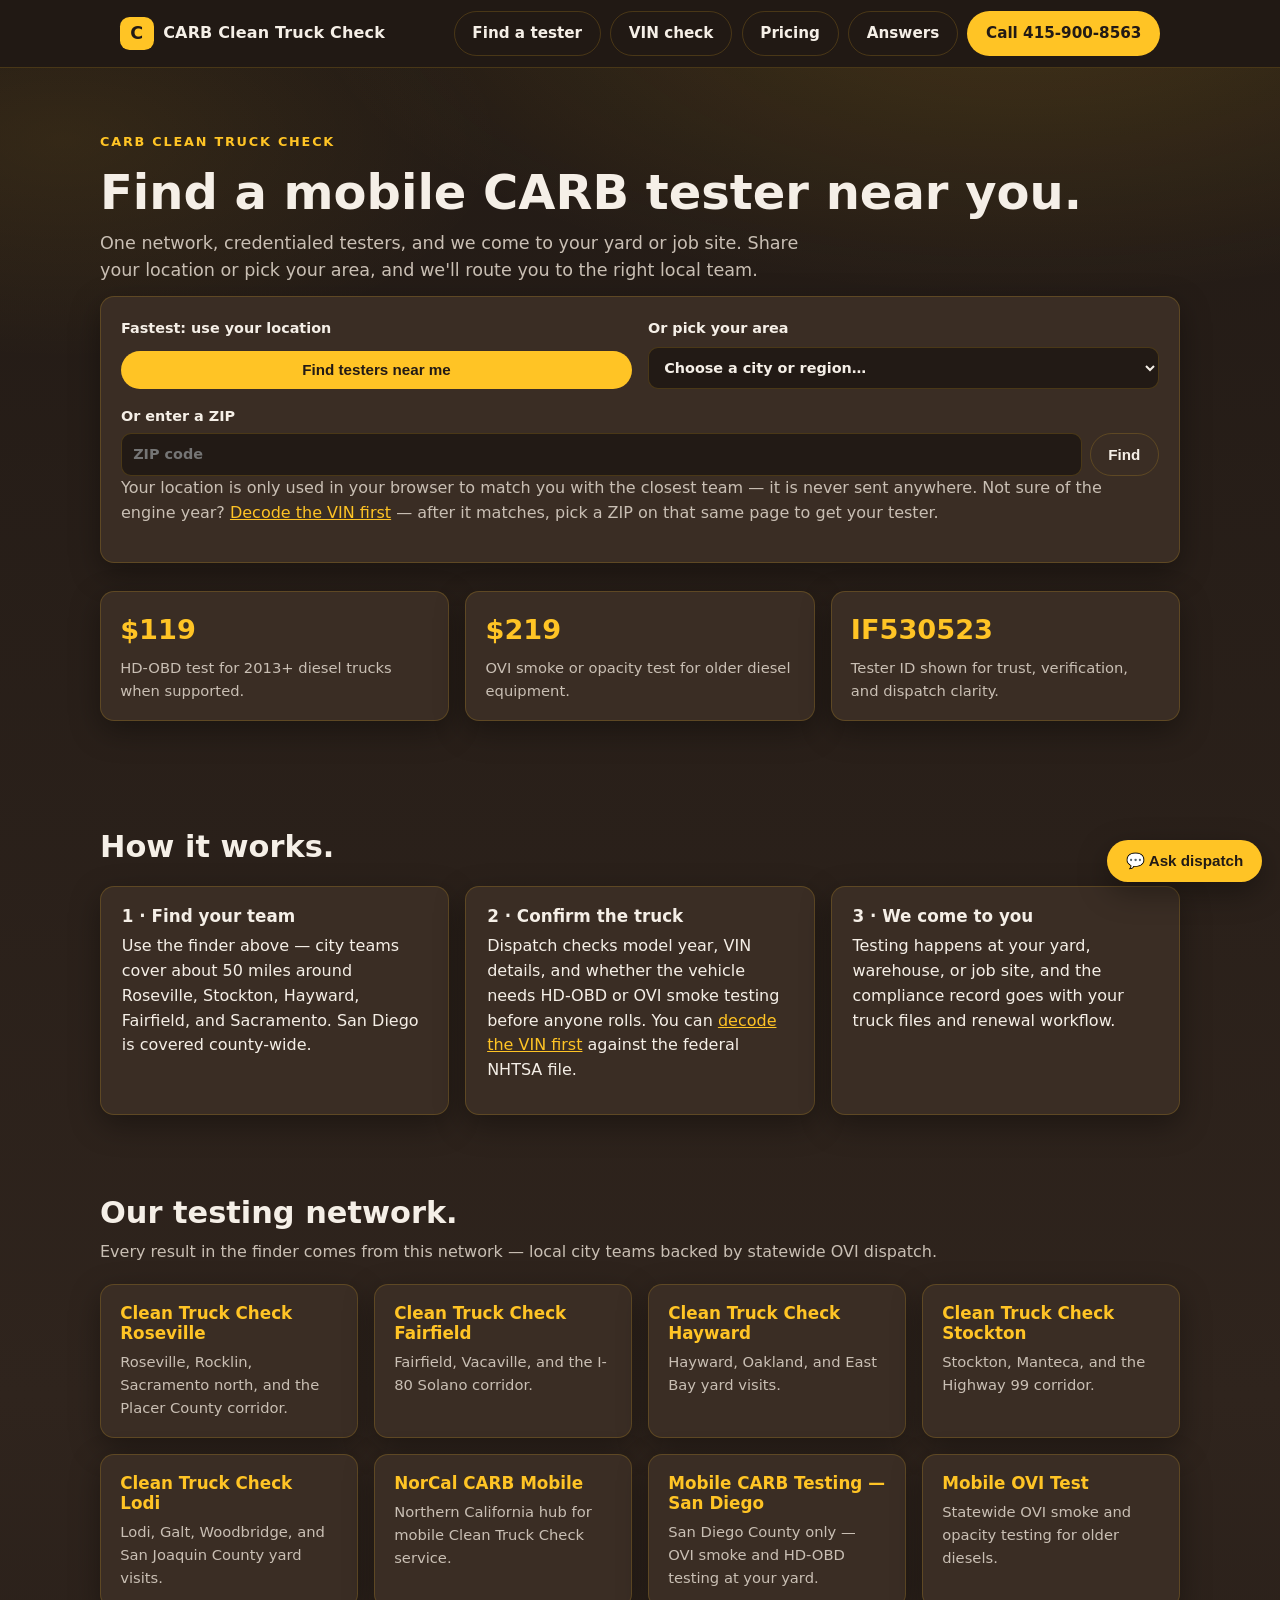
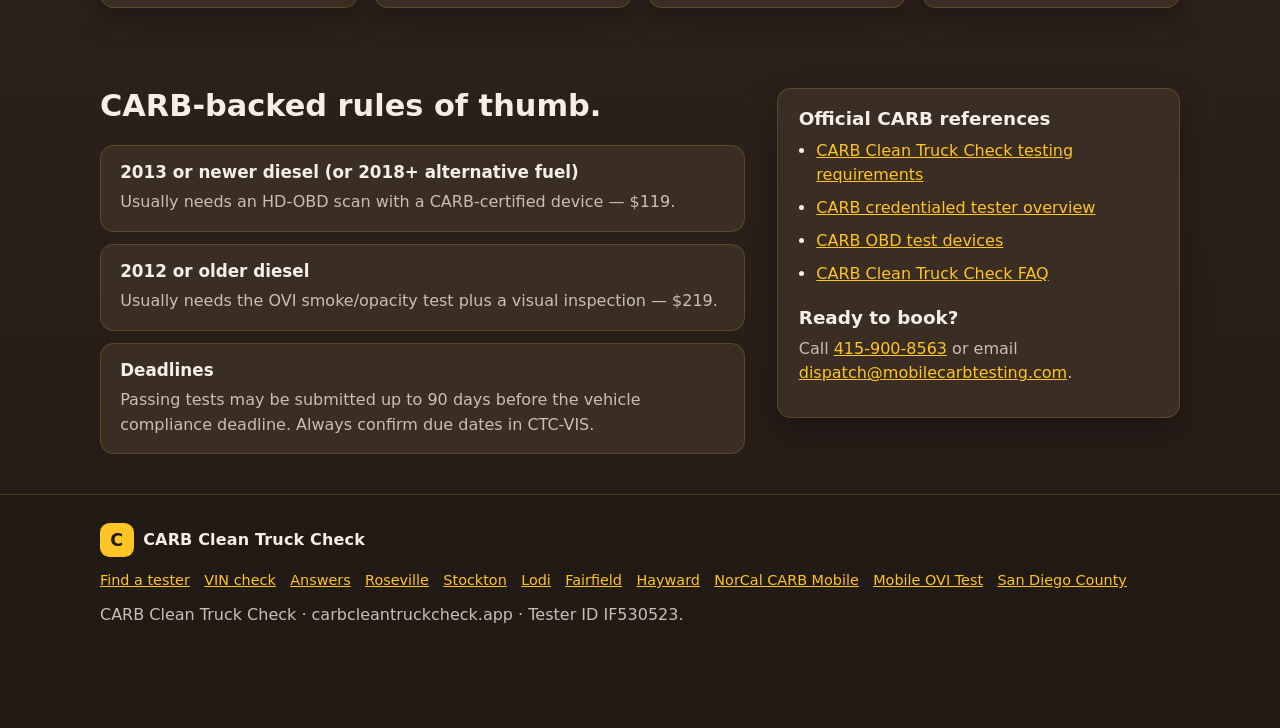
<file: index.html>
<!doctype html>
<html lang="en">
<head>
 <meta charset="utf-8">
 <meta name="viewport" content="width=device-width, initial-scale=1">
 <title>Find a Mobile CARB Tester | CARB Clean Truck Check</title>
 <meta name="description" content="Find a credentialed mobile CARB Clean Truck Check tester near you. City teams in Roseville, Stockton, Hayward, Fairfield, Sacramento, and San Diego County — plus statewide OVI smoke testing. HD-OBD $119 · OVI $219.">
 <meta name="robots" content="index,follow,max-image-preview:large">
 <link rel="canonical" href="https://carbcleantruckcheck.app/">
 <meta property="og:title" content="Find a Mobile CARB Tester | CARB Clean Truck Check">
 <meta property="og:description" content="Find a credentialed mobile CARB Clean Truck Check tester near you. We come to your yard or job site. HD-OBD $119 · OVI $219.">
 <meta property="og:type" content="website">
 <meta property="og:url" content="https://carbcleantruckcheck.app/">
 <style>:root{--primary:#2F241D;--accent:#FFC425;}</style>
 <link rel="icon" href="data:image/svg+xml,<svg xmlns=%22http://www.w3.org/2000/svg%22 viewBox=%220 0 100 100%22><rect width=%22100%22 height=%22100%22 rx=%2220%22 fill=%22%23FFC425%22/><text x=%2250%22 y=%2272%22 font-size=%2264%22 font-family=%22Arial%22 font-weight=%22bold%22 text-anchor=%22middle%22 fill=%22%232F241D%22>C</text></svg>">
 <link rel="stylesheet" href="/styles.css">
 <script>
  (function () {
    var host = location.hostname.replace(/^www\./, "").toLowerCase();
    if (host === "cleantruckcheckvin.app") location.replace("/vin/");
  })();
 </script>
 <script src="/site.js" defer></script>
 <script type="application/ld+json">
 {
 "@context": "https://schema.org",
 "@type": "LocalBusiness",
 "@id": "https://carbcleantruckcheck.app/#business",
 "name": "CARB Clean Truck Check",
 "url": "https://carbcleantruckcheck.app/",
 "telephone": "415-900-8563",
 "email": "dispatch@mobilecarbtesting.com",
 "priceRange": "$119-$219",
 "description": "Find a credentialed mobile CARB Clean Truck Check tester near you. City teams in Roseville, Stockton, Hayward, Fairfield, and Sacramento, San Diego County coverage, and statewide OVI smoke testing.",
 "areaServed": [
 { "@type": "City", "name": "Roseville" },
 { "@type": "City", "name": "Stockton" },
 { "@type": "City", "name": "Hayward" },
 { "@type": "City", "name": "Fairfield" },
 { "@type": "City", "name": "Sacramento" },
 { "@type": "AdministrativeArea", "name": "San Diego County" },
 { "@type": "State", "name": "California" }
 ],
 "knowsAbout": [
 "CARB Clean Truck Check",
 "HD-OBD testing",
 "Diesel opacity testing",
 "OVI smoke testing",
 "Mobile fleet emissions testing"
 ]
 }
 </script>
</head>
<body class="dark">
 <header class="site-header">
 <nav class="nav" aria-label="Primary navigation">
 <a class="brand" href="/">
 <span class="brand-mark">C</span>
 <span>CARB Clean Truck Check</span>
 </a>
 <div class="nav-actions">
 <a class="button secondary" href="#find">Find a tester</a>
 <a class="button secondary" href="/vin/">VIN check</a>
 <a class="button secondary" href="#pricing">Pricing</a>
 <a class="button secondary" href="/answers/">Answers</a>
 <a class="button primary" href="tel:4159008563">Call 415-900-8563</a>
 </div>
 </nav>
 </header>
 <main>
 <section class="hero" id="find">
 <div class="hero-inner">
 <p class="eyebrow">CARB clean truck check</p>
 <h1>Find a mobile CARB tester near you.</h1>
 <p class="lede">One network, credentialed testers, and we come to your yard or job site. Share your location or pick your area, and we'll route you to the right local team.</p>
 <div class="tool" data-finder>
 <div class="tool-row">
 <label>Fastest: use your location
 <button class="button primary" type="button" data-finder-geo style="margin-top:0.35rem">Find testers near me</button>
 </label>
 <label>Or pick your area
 <select data-finder-city>
 <option value="" selected disabled>Choose a city or region…</option>
 </select>
 </label>
 </div>
 <label style="display:block;margin-top:0.85rem">Or enter a ZIP
 <span style="display:flex;gap:0.5rem;margin-top:0.35rem">
 <input data-finder-zip maxlength="5" inputmode="numeric" placeholder="ZIP code" aria-label="ZIP code" style="flex:1">
 <button class="button secondary" type="button" data-finder-zip-go>Find</button>
 </span>
 </label>
 <p class="muted" data-finder-note>Your location is only used in your browser to match you with the closest team — it is never sent anywhere. Not sure of the engine year? <a href="/vin/">Decode the VIN first</a> — after it matches, pick a ZIP on that same page to get your tester.</p>
 <div class="satellite-grid" data-finder-results hidden style="margin-top:1rem"></div>
 </div>
 <div class="hero-panel" id="pricing">
 <div class="metric"><strong>$119</strong><span>HD-OBD test for 2013+ diesel trucks when supported.</span></div>
 <div class="metric"><strong>$219</strong><span>OVI smoke or opacity test for older diesel equipment.</span></div>
 <div class="metric"><strong>IF530523</strong><span>Tester ID shown for trust, verification, and dispatch clarity.</span></div>
 </div>
 </div>
 </section>

 <section>
 <div class="section-inner">
 <div class="section-heading">
 <h2>How it works.</h2>
 </div>
 <div class="grid steps">
 <article class="card step"><h3>1 · Find your team</h3><p>Use the finder above — city teams cover about 50 miles around Roseville, Stockton, Hayward, Fairfield, and Sacramento. San Diego is covered county-wide.</p></article>
 <article class="card step"><h3>2 · Confirm the truck</h3><p>Dispatch checks model year, VIN details, and whether the vehicle needs HD-OBD or OVI smoke testing before anyone rolls. You can <a href="/vin/">decode the VIN first</a> against the federal NHTSA file.</p></article>
 <article class="card step"><h3>3 · We come to you</h3><p>Testing happens at your yard, warehouse, or job site, and the compliance record goes with your truck files and renewal workflow.</p></article>
 </div>
 </div>
 </section>

 <section id="network">
 <div class="section-inner">
 <div class="section-heading">
 <h2>Our testing network.</h2>
 <p class="muted">Every result in the finder comes from this network — local city teams backed by statewide OVI dispatch.</p>
 </div>
 <div class="satellite-grid" data-satellite-grid></div>
 </div>
 </section>

 <section>
 <div class="section-inner split">
 <div>
 <div class="section-heading">
 <h2>CARB-backed rules of thumb.</h2>
 </div>
 <div class="faq-list">
 <article class="faq-item"><h3>2013 or newer diesel (or 2018+ alternative fuel)</h3><p>Usually needs an HD-OBD scan with a CARB-certified device — $119.</p></article>
 <article class="faq-item"><h3>2012 or older diesel</h3><p>Usually needs the OVI smoke/opacity test plus a visual inspection — $219.</p></article>
 <article class="faq-item"><h3>Deadlines</h3><p>Passing tests may be submitted up to 90 days before the vehicle compliance deadline. Always confirm due dates in CTC-VIS.</p></article>
 </div>
 </div>
 <aside class="card">
 <h2>Official CARB references</h2>
 <ul class="source-list">
 <li><a href="https://ww2.arb.ca.gov/clean-truck-check-requirements-vehicles-subject-semi-annual-compliance" rel="noopener">CARB Clean Truck Check testing requirements</a></li>
 <li><a href="https://ww2.arb.ca.gov/clean-truck-check-credentialed-tester-overview" rel="noopener">CARB credentialed tester overview</a></li>
 <li><a href="https://ww2.arb.ca.gov/our-work/programs/inspection-and-maintenance-program/obd-test-devices" rel="noopener">CARB OBD test devices</a></li>
 <li><a href="https://ww2.arb.ca.gov/resources/fact-sheets/clean-truck-check-faq-0" rel="noopener">CARB Clean Truck Check FAQ</a></li>
 </ul>
 <h2 style="margin-top:1.25rem">Ready to book?</h2>
 <p class="muted">Call <a href="tel:4159008563">415-900-8563</a> or email <a href="mailto:dispatch@mobilecarbtesting.com">dispatch@mobilecarbtesting.com</a>.</p>
 </aside>
 </div>
 </section>
 </main>
 <footer class="site-footer">
 <div class="footer-inner">
 <a class="brand" href="/"><span class="brand-mark">C</span><span>CARB Clean Truck Check</span></a>
 <div class="footer-links">
 <a href="/#find">Find a tester</a>
 <a href="/vin/">VIN check</a>
 <a href="/answers/">Answers</a>
 <a href="https://cleantruckcheckroseville.com" rel="noopener">Roseville</a>
 <a href="https://cleantruckcheckstockton.com" rel="noopener">Stockton</a>
 <a href="https://cleantruckchecklodi.com" rel="noopener">Lodi</a>
 <a href="https://cleantruckcheckfairfield.com" rel="noopener">Fairfield</a>
 <a href="https://cleantruckcheckhayward.com" rel="noopener">Hayward</a>
 <a href="https://norcalcarbmobile.com" rel="noopener">NorCal CARB Mobile</a>
 <a href="https://mobileovitest.com" rel="noopener">Mobile OVI Test</a>
 <a href="https://mobilecarbsmoketest.com" rel="noopener">San Diego County</a>
 </div>
 <p class="muted">CARB Clean Truck Check · carbcleantruckcheck.app · Tester ID IF530523.</p>
 </div>
 </footer>
</body>
</html>
</file>
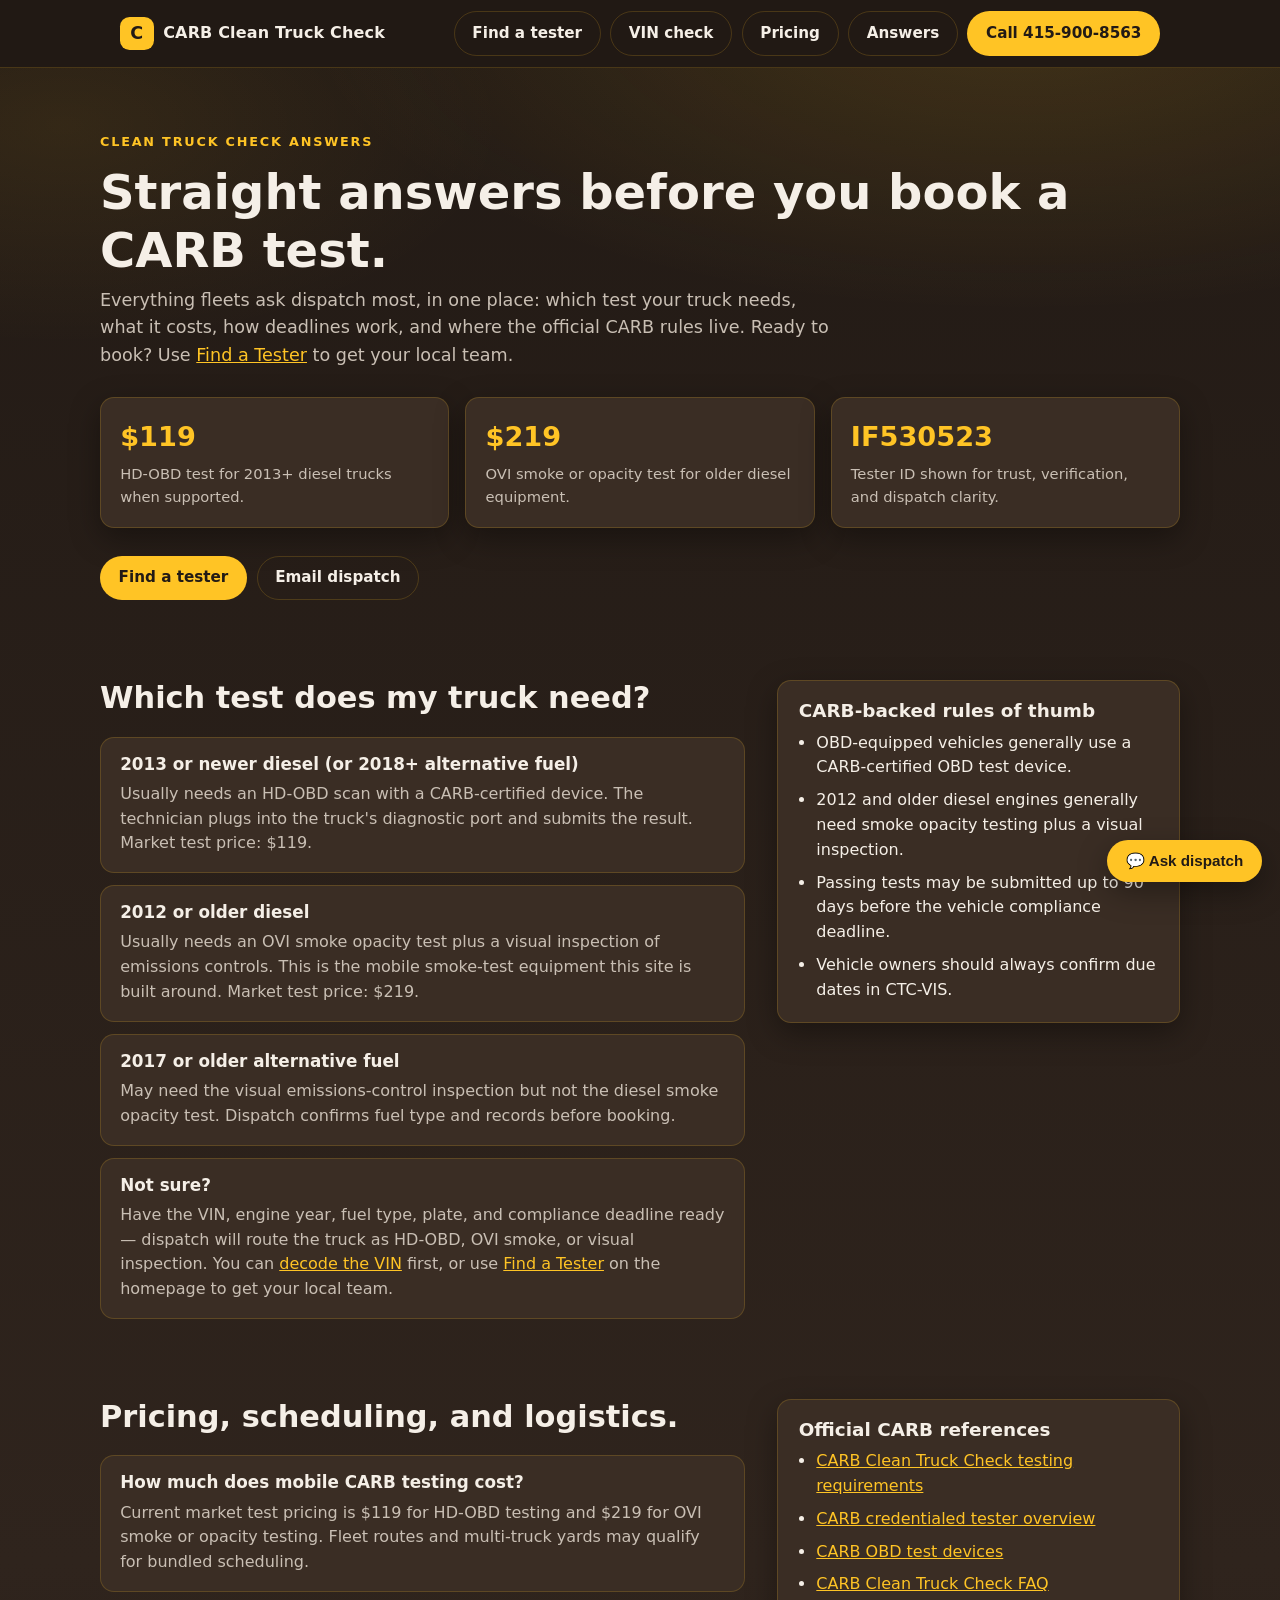
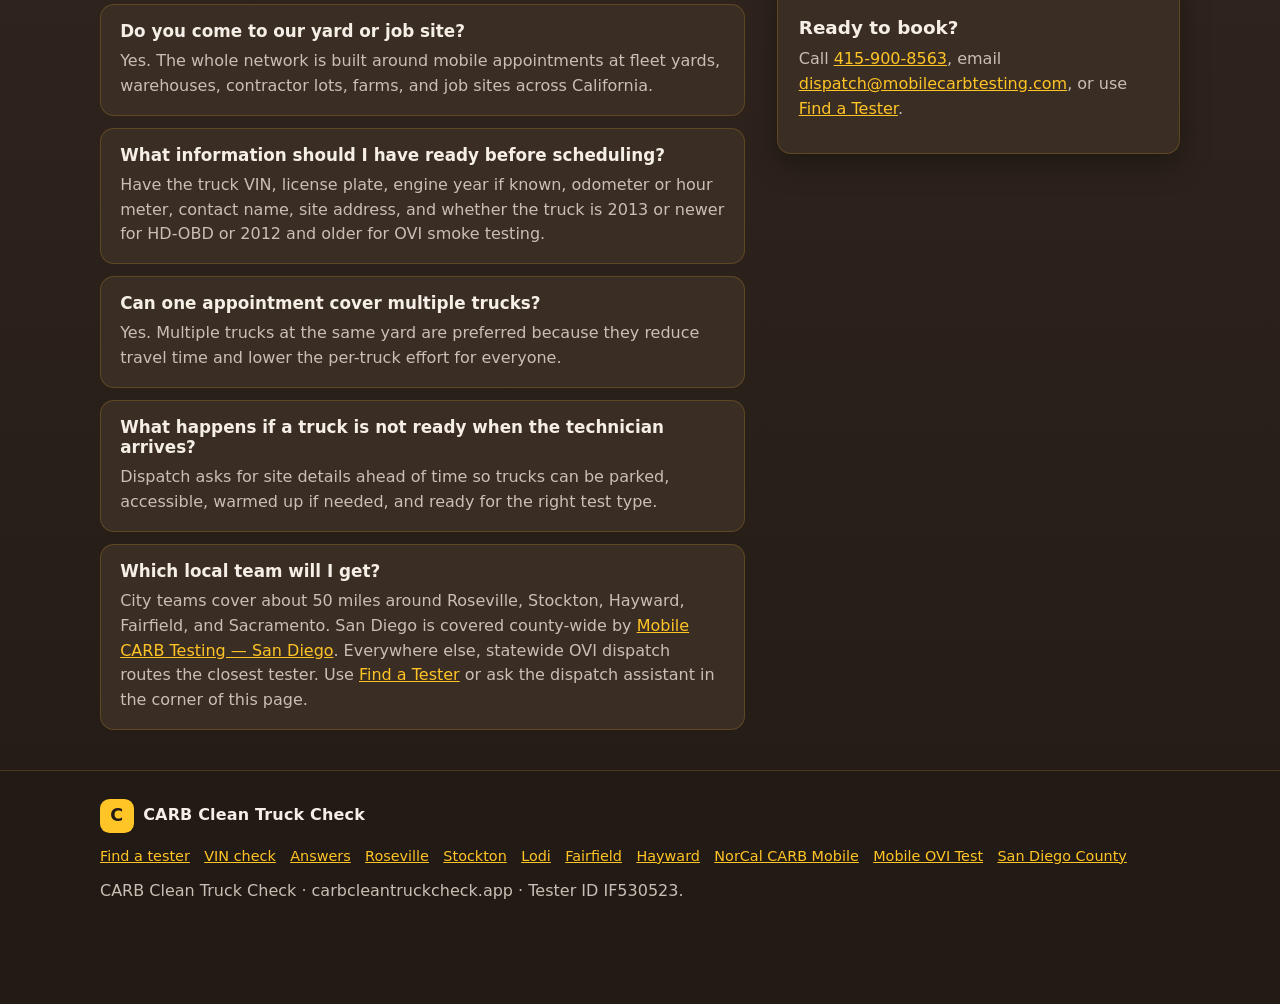
<file: answers/index.html>
<!doctype html>
<html lang="en">
<head>
 <meta charset="utf-8">
 <meta name="viewport" content="width=device-width, initial-scale=1">
 <title>CARB Testing Answers | CARB Clean Truck Check</title>
 <meta name="description" content="Plain answers about CARB Clean Truck Check testing: HD-OBD vs OVI smoke testing, pricing, deadlines, scheduling, and official CARB references.">
 <meta name="robots" content="index,follow,max-image-preview:large">
 <link rel="canonical" href="https://carbcleantruckcheck.app/answers/">
 <meta property="og:title" content="CARB Testing Answers | CARB Clean Truck Check">
 <meta property="og:description" content="Plain answers about CARB Clean Truck Check testing: HD-OBD vs OVI smoke testing, pricing, deadlines, scheduling, and official CARB references.">
 <meta property="og:type" content="website">
 <meta property="og:url" content="https://carbcleantruckcheck.app/answers/">
 <style>:root{--primary:#2F241D;--accent:#FFC425;}</style>
 <link rel="icon" href="data:image/svg+xml,<svg xmlns=%22http://www.w3.org/2000/svg%22 viewBox=%220 0 100 100%22><rect width=%22100%22 height=%22100%22 rx=%2220%22 fill=%22%23FFC425%22/><text x=%2250%22 y=%2272%22 font-size=%2264%22 font-family=%22Arial%22 font-weight=%22bold%22 text-anchor=%22middle%22 fill=%22%232F241D%22>C</text></svg>">
 <link rel="stylesheet" href="/styles.css">
 <script src="/site.js" defer></script>
</head>
<body class="dark">
 <header class="site-header">
 <nav class="nav" aria-label="Primary navigation">
 <a class="brand" href="/">
 <span class="brand-mark">C</span>
 <span>CARB Clean Truck Check</span>
 </a>
 <div class="nav-actions">
 <a class="button secondary" href="/#find">Find a tester</a>
 <a class="button secondary" href="/vin/">VIN check</a>
 <a class="button secondary" href="/#pricing">Pricing</a>
 <a class="button secondary" href="/answers/">Answers</a>
 <a class="button primary" href="tel:4159008563">Call 415-900-8563</a>
 </div>
 </nav>
 </header>
 <main>
 <section class="hero">
 <div class="hero-inner">
 <p class="eyebrow">Clean truck check answers</p>
 <h1>Straight answers before you book a CARB test.</h1>
 <p class="lede">Everything fleets ask dispatch most, in one place: which test your truck needs, what it costs, how deadlines work, and where the official CARB rules live. Ready to book? Use <a href="/#find">Find a Tester</a> to get your local team.</p>
 <div class="hero-panel">
 <div class="metric"><strong>$119</strong><span>HD-OBD test for 2013+ diesel trucks when supported.</span></div>
 <div class="metric"><strong>$219</strong><span>OVI smoke or opacity test for older diesel equipment.</span></div>
 <div class="metric"><strong>IF530523</strong><span>Tester ID shown for trust, verification, and dispatch clarity.</span></div>
 </div>
 <div class="nav-actions">
 <a class="button primary" href="/#find">Find a tester</a>
 <a class="button secondary" href="mailto:dispatch@mobilecarbtesting.com?subject=CARB%20test%20question">Email dispatch</a>
 </div>
 </div>
 </section>

 <section>
 <div class="section-inner split">
 <div>
 <div class="section-heading">
 <h2>Which test does my truck need?</h2>
 </div>
 <div class="faq-list">
 <article class="faq-item"><h3>2013 or newer diesel (or 2018+ alternative fuel)</h3><p>Usually needs an HD-OBD scan with a CARB-certified device. The technician plugs into the truck's diagnostic port and submits the result. Market test price: $119.</p></article>
 <article class="faq-item"><h3>2012 or older diesel</h3><p>Usually needs an OVI smoke opacity test plus a visual inspection of emissions controls. This is the mobile smoke-test equipment this site is built around. Market test price: $219.</p></article>
 <article class="faq-item"><h3>2017 or older alternative fuel</h3><p>May need the visual emissions-control inspection but not the diesel smoke opacity test. Dispatch confirms fuel type and records before booking.</p></article>
 <article class="faq-item"><h3>Not sure?</h3><p>Have the VIN, engine year, fuel type, plate, and compliance deadline ready — dispatch will route the truck as HD-OBD, OVI smoke, or visual inspection. You can <a href="/vin/">decode the VIN</a> first, or use <a href="/#find">Find a Tester</a> on the homepage to get your local team.</p></article>
 </div>
 </div>
 <aside class="card">
 <h2>CARB-backed rules of thumb</h2>
 <ul class="list">
 <li>OBD-equipped vehicles generally use a CARB-certified OBD test device.</li>
 <li>2012 and older diesel engines generally need smoke opacity testing plus a visual inspection.</li>
 <li>Passing tests may be submitted up to 90 days before the vehicle compliance deadline.</li>
 <li>Vehicle owners should always confirm due dates in CTC-VIS.</li>
 </ul>
 </aside>
 </div>
 </section>

 <section>
 <div class="section-inner split">
 <div>
 <div class="section-heading">
 <h2>Pricing, scheduling, and logistics.</h2>
 </div>
 <div class="faq-list">
 <article class="faq-item"><h3>How much does mobile CARB testing cost?</h3><p>Current market test pricing is $119 for HD-OBD testing and $219 for OVI smoke or opacity testing. Fleet routes and multi-truck yards may qualify for bundled scheduling.</p></article>
 <article class="faq-item"><h3>Do you come to our yard or job site?</h3><p>Yes. The whole network is built around mobile appointments at fleet yards, warehouses, contractor lots, farms, and job sites across California.</p></article>
 <article class="faq-item"><h3>What information should I have ready before scheduling?</h3><p>Have the truck VIN, license plate, engine year if known, odometer or hour meter, contact name, site address, and whether the truck is 2013 or newer for HD-OBD or 2012 and older for OVI smoke testing.</p></article>
 <article class="faq-item"><h3>Can one appointment cover multiple trucks?</h3><p>Yes. Multiple trucks at the same yard are preferred because they reduce travel time and lower the per-truck effort for everyone.</p></article>
 <article class="faq-item"><h3>What happens if a truck is not ready when the technician arrives?</h3><p>Dispatch asks for site details ahead of time so trucks can be parked, accessible, warmed up if needed, and ready for the right test type.</p></article>
 <article class="faq-item"><h3>Which local team will I get?</h3><p>City teams cover about 50 miles around Roseville, Stockton, Hayward, Fairfield, and Sacramento. San Diego is covered county-wide by <a href="https://mobilecarbsmoketest.com" rel="noopener">Mobile CARB Testing — San Diego</a>. Everywhere else, statewide OVI dispatch routes the closest tester. Use <a href="/#find">Find a Tester</a> or ask the dispatch assistant in the corner of this page.</p></article>
 </div>
 </div>
 <aside class="card">
 <h2>Official CARB references</h2>
 <ul class="source-list">
 <li><a href="https://ww2.arb.ca.gov/clean-truck-check-requirements-vehicles-subject-semi-annual-compliance" rel="noopener">CARB Clean Truck Check testing requirements</a></li>
 <li><a href="https://ww2.arb.ca.gov/clean-truck-check-credentialed-tester-overview" rel="noopener">CARB credentialed tester overview</a></li>
 <li><a href="https://ww2.arb.ca.gov/our-work/programs/inspection-and-maintenance-program/obd-test-devices" rel="noopener">CARB OBD test devices</a></li>
 <li><a href="https://ww2.arb.ca.gov/resources/fact-sheets/clean-truck-check-faq-0" rel="noopener">CARB Clean Truck Check FAQ</a></li>
 </ul>
 <h2 style="margin-top:1.25rem">Ready to book?</h2>
 <p class="muted">Call <a href="tel:4159008563">415-900-8563</a>, email <a href="mailto:dispatch@mobilecarbtesting.com">dispatch@mobilecarbtesting.com</a>, or use <a href="/#find">Find a Tester</a>.</p>
 </aside>
 </div>
 </section>
 </main>
 <footer class="site-footer">
 <div class="footer-inner">
 <a class="brand" href="/"><span class="brand-mark">C</span><span>CARB Clean Truck Check</span></a>
 <div class="footer-links">
 <a href="/#find">Find a tester</a>
 <a href="/vin/">VIN check</a>
 <a href="/answers/">Answers</a>
 <a href="https://cleantruckcheckroseville.com" rel="noopener">Roseville</a>
 <a href="https://cleantruckcheckstockton.com" rel="noopener">Stockton</a>
 <a href="https://cleantruckchecklodi.com" rel="noopener">Lodi</a>
 <a href="https://cleantruckcheckfairfield.com" rel="noopener">Fairfield</a>
 <a href="https://cleantruckcheckhayward.com" rel="noopener">Hayward</a>
 <a href="https://norcalcarbmobile.com" rel="noopener">NorCal CARB Mobile</a>
 <a href="https://mobileovitest.com" rel="noopener">Mobile OVI Test</a>
 <a href="https://mobilecarbsmoketest.com" rel="noopener">San Diego County</a>
 </div>
 <p class="muted">CARB Clean Truck Check · carbcleantruckcheck.app · Tester ID IF530523.</p>
 </div>
 </footer>
</body>
</html>
</file>
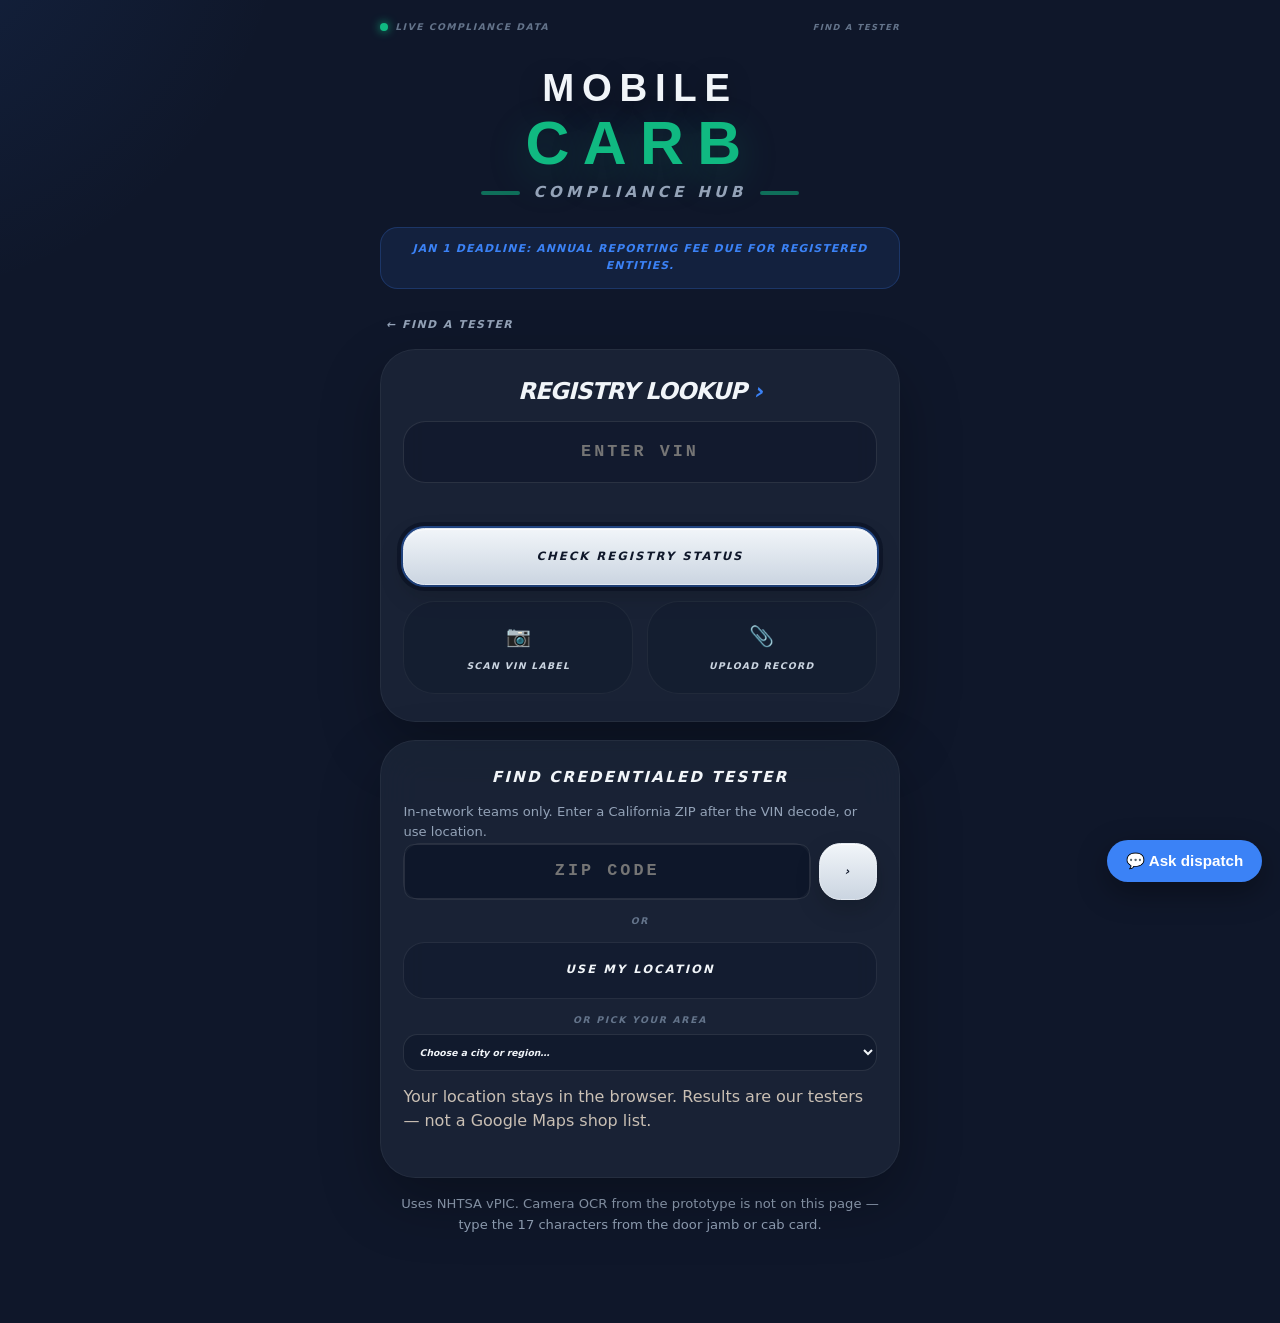
<file: vin/index.html>
<!doctype html>
<html lang="en">
<head>
  <meta charset="utf-8">
  <meta name="viewport" content="width=device-width, initial-scale=1, viewport-fit=cover">
  <title>Mobile CARB Compliance Hub</title>
  <meta name="description" content="Decode a truck VIN against the federal NHTSA file, see whether HD-OBD or OVI smoke testing usually applies, then route to a credentialed mobile tester. Not a CTC-VIS pass/fail.">
  <meta name="robots" content="index,follow,max-image-preview:large">
  <link rel="canonical" href="https://cleantruckcheckvin.app/">
  <meta property="og:title" content="Mobile CARB Compliance Hub">
  <meta property="og:description" content="Federal VIN decode for California Clean Truck Check. See likely test type, then find a mobile tester in our network.">
  <meta property="og:type" content="website">
  <meta property="og:url" content="https://cleantruckcheckvin.app/">
  <meta name="theme-color" content="#0f172a">
  <meta name="apple-mobile-web-app-capable" content="yes">
  <meta name="apple-mobile-web-app-title" content="Mobile CARB">
  <link rel="icon" href="data:image/svg+xml,<svg xmlns=%22http://www.w3.org/2000/svg%22 viewBox=%220 0 100 100%22><rect width=%22100%22 height=%22100%22 rx=%2220%22 fill=%22%2310b981%22/><text x=%2250%22 y=%2272%22 font-size=%2264%22 font-family=%22Arial%22 font-weight=%22bold%22 text-anchor=%22middle%22 fill=%22%230f172a%22>V</text></svg>">
  <link rel="stylesheet" href="/styles.css">
  <link rel="stylesheet" href="/vin.css">
  <script src="/site.js" defer></script>
  <script src="/vin.js" defer></script>
  <script>
    (function () {
      var host = location.hostname.replace(/^www\./, "").toLowerCase();
      var vinHost = host === "cleantruckcheckvin.app";
      var canonical = vinHost
        ? "https://cleantruckcheckvin.app/"
        : "https://carbcleantruckcheck.app/vin/";
      var link = document.querySelector('link[rel="canonical"]');
      if (link) link.href = canonical;
    })();
  </script>
</head>
<body class="hub">
  <div class="hub-wrap">
    <div class="hub-top">
      <div class="live-dot"><i></i> Live compliance data</div>
      <a class="legal" href="/" style="color:#64748b;text-decoration:none;">Find a tester</a>
    </div>

    <header class="hub-brand">
      <p class="kicker">MOBILE</p>
      <h1>CARB</h1>
      <div class="rule"><i></i><span>COMPLIANCE HUB</span><i></i></div>
    </header>

    <div class="ticker" data-ticker>VIN lookup reads the federal NHTSA file — it is not your CARB pass/fail status.</div>

    <section data-view="home">
      <div class="glass tool-stack">
        <button class="hub-btn accent" type="button" data-go="vin">Instant VIN Lookup</button>
        <button class="hub-btn" type="button" data-go="intake">Document Intake (Smart Sync)</button>
        <button class="hub-btn" type="button" data-go="finder">Find Credentialed Tester</button>
        <button class="hub-btn" type="button" data-go="info">AI Regulatory Assistant</button>
      </div>
      <div class="quick-row">
        <a class="quick" href="tel:4159008563"><span class="pad">☎</span><span>Call</span></a>
        <a class="quick" href="sms:14159008563&amp;body=Help%20with%20CARB%20compliance"><span class="pad">✉</span><span>SMS</span></a>
        <button class="quick" type="button" data-go="info"><span class="pad">i</span><span>101 info</span></button>
      </div>
      <div class="legal">
        <p>A private proactive initiative to fill the state's education gap.</p>
        <p class="dim">© 2026 Silverback Group LLC · Est. California</p>
      </div>
    </section>

    <section class="view" data-view="vin" hidden>
      <button class="back" type="button" data-go="home">← Hub home</button>
      <div class="glass">
        <h2 class="vin-title">Registry lookup <em>›</em></h2>
        <div class="vin-field">
          <input data-vin-input maxlength="17" inputmode="text" autocomplete="off" spellcheck="false" placeholder="ENTER VIN" aria-label="Vehicle identification number">
        </div>
        <p class="vin-status" data-vin-status></p>
        <button class="hub-btn accent" type="button" data-vin-submit style="margin-top:0.9rem">Check registry status</button>
        <div class="scan-row">
          <button class="scan-card" type="button" data-vin-focus>
            <span>📷</span>
            <strong>Scan VIN label</strong>
          </button>
          <label class="scan-card">
            <span>📎</span>
            <strong>Upload record</strong>
            <input class="sr-only" type="file" accept="image/*,.txt" data-vin-upload>
          </label>
        </div>
        <div class="result" data-vin-result hidden></div>
      </div>

      <div class="glass finder-inline finder-block" id="find-tester" data-finder data-finder-after-vin style="margin-top:1.1rem">
        <h2 class="vin-title" style="font-size:0.95rem;letter-spacing:0.14em">Find credentialed tester</h2>
        <p class="note" data-after-vin-note>In-network teams only. Enter a California ZIP after the VIN decode, or use location.</p>
        <div class="zip-row">
          <div class="zip-field">
            <input data-finder-zip maxlength="5" inputmode="numeric" placeholder="ZIP CODE" aria-label="ZIP code">
          </div>
          <button class="hub-btn zip-go" type="button" data-finder-zip-go>›</button>
        </div>
        <p class="or-split">or</p>
        <button class="hub-btn ghost" type="button" data-finder-geo>Use my location</button>
        <label class="or-split" style="display:block;margin-top:0.9rem">Or pick your area
          <select data-finder-city style="display:block;width:100%;margin-top:0.4rem;padding:0.7rem;border-radius:0.9rem">
            <option value="" selected disabled>Choose a city or region…</option>
          </select>
        </label>
        <p class="muted" data-finder-note>Your location stays in the browser. Results are our testers — not a Google Maps shop list.</p>
        <div class="satellite-grid" data-finder-results hidden style="margin-top:1rem"></div>
      </div>
      <p class="note" style="margin:1rem 0.4rem 0;text-align:center">Uses NHTSA vPIC. Camera OCR from the prototype is not on this page — type the 17 characters from the door jamb or cab card.</p>
    </section>

    <section class="view" data-view="finder" hidden>
      <button class="back" type="button" data-go="home">← Hub home</button>
      <div class="glass finder-block" data-finder>
        <h2 class="vin-title">Find a tester <em>›</em></h2>
        <p class="note">In-network teams only. City crews cover about 50 miles; San Diego is county-only; everywhere else goes to statewide OVI dispatch.</p>
        <div class="zip-row" style="margin-top:0.8rem">
          <div class="zip-field">
            <input data-finder-zip maxlength="5" inputmode="numeric" placeholder="ZIP CODE" aria-label="ZIP code">
          </div>
          <button class="hub-btn zip-go" type="button" data-finder-zip-go>›</button>
        </div>
        <p class="or-split">or</p>
        <div class="tool-row">
          <label>Use your location
            <button class="hub-btn" type="button" data-finder-geo style="margin-top:0.35rem">Find testers near me</button>
          </label>
          <label>Or pick your area
            <select data-finder-city>
              <option value="" selected disabled>Choose a city or region…</option>
            </select>
          </label>
        </div>
        <p class="muted" data-finder-note>Your location stays in the browser.</p>
        <div class="satellite-grid" data-finder-results hidden style="margin-top:1rem"></div>
        <p style="margin-top:1rem;text-align:center">
          <a data-finder-offsite hidden href="https://carbcleantruckcheck.app/#find">Open the full finder on carbcleantruckcheck.app</a>
        </p>
      </div>
    </section>

    <section class="view" data-view="intake" hidden>
      <button class="back" type="button" data-go="home">← Hub home</button>
      <div class="glass intake">
        <p class="legal" style="color:var(--hub-accent)">Field portal</p>
        <h2 class="vin-title">Identify &amp; archive</h2>
        <p>Photo OCR from the AI Studio prototype needs a live Gemini key, so this page does not fake a scan. Email the cab card, engine tag, and plate — dispatch archives VIN, plate, and engine family before anyone rolls.</p>
        <form class="stack" data-intake-form>
          <input name="company" placeholder="Operator / Company" autocomplete="organization" aria-label="Operator or company">
          <input name="phone" type="tel" placeholder="Phone" autocomplete="tel" aria-label="Phone">
          <input name="vin" data-intake-vin maxlength="17" placeholder="VIN" aria-label="VIN" class="vin-monospace">
          <button class="hub-btn accent" type="submit">Email photos to dispatch</button>
        </form>
        <button class="hub-btn ghost" type="button" data-go="vin">Or start with a VIN decode</button>
      </div>
    </section>

    <section class="view" data-view="info" hidden>
      <button class="back" type="button" data-go="home">← Hub home</button>
      <div class="glass">
        <div class="info-kicker">
          <h3>Proactive compliance roadmap</h3>
          <p>Essential steps the state misses</p>
        </div>
        <div class="info-list">
          <div class="roadmap">
            <a href="https://cleantruckcheck.arb.ca.gov/Entity/EntityManagement/RegisterEntity" rel="noopener">
              <span class="copy"><strong>Step 1: Entity registration</strong><em>The foundation of compliance.</em></span>
              <span class="chev">›</span>
            </a>
          </div>
          <p class="tip"><b>Insider tip:</b> Registration must match your DOT exactly.</p>
          <div class="roadmap">
            <a href="https://cleantruckcheck.arb.ca.gov/Fleet/Vehicle/VehicleManagement" rel="noopener">
              <span class="copy"><strong>Step 2: Vehicle inventory</strong><em>Archive every truck in TRUCRS.</em></span>
              <span class="chev">›</span>
            </a>
          </div>
          <p class="tip"><b>Insider tip:</b> Include VIN, plate, and engine family ID correctly or testing will be rejected.</p>
          <div class="roadmap">
            <button type="button" data-go="finder">
              <span class="copy"><strong>Step 3: Semi-annual testing</strong><em>OBD or smoke opacity check.</em></span>
              <span class="chev">›</span>
            </button>
          </div>
          <p class="tip"><b>Insider tip:</b> Passing tests can be submitted up to 90 days before the CTC-VIS deadline. Jan 1 and July 1 are the busy windows.</p>
          <article>
            <h3>Which test?</h3>
            <p>2013+ diesel (or 2018+ alt fuel) usually HD-OBD at $119. 2012 and older diesel usually OVI smoke/opacity at $219. VIN year is a starting point — engine year on the tag wins if they disagree.</p>
          </article>
          <article>
            <h3>Official sources</h3>
            <p><a href="https://ww2.arb.ca.gov/resources/fact-sheets/clean-truck-check-faq-0" rel="noopener">CARB Clean Truck Check FAQ</a> · <a href="https://ww2.arb.ca.gov/clean-truck-check-requirements-vehicles-subject-semi-annual-compliance" rel="noopener">Testing requirements</a> · <a href="/answers/">Answers on this site</a></p>
          </article>
        </div>
        <p class="note" style="margin-top:1rem">The corner assistant answers pricing, test type, and nearest tester from our network list — it does not search random Google testers.</p>
      </div>
    </section>
  </div>
</body>
</html>
</file>
<file: styles.css>
/* Mobile CARB Testing — shared site theme.
   Every page loads this file so inner pages match the homepage exactly. */

:root {
  --primary: #2F241D;
  --primary-deep: #221A15;
  --accent: #FFC425;
  --accent-soft: rgba(255, 196, 37, 0.14);
  --ink: #F5EFE7;
  --ink-muted: #C9BFB4;
  --card: #3A2D24;
  --card-border: rgba(255, 196, 37, 0.18);
  --radius: 14px;
  --shadow: 0 10px 30px rgba(0, 0, 0, 0.35);
}

* { box-sizing: border-box; }

html { scroll-behavior: smooth; }

body {
  margin: 0;
  font-family: "Segoe UI", system-ui, -apple-system, Roboto, Arial, sans-serif;
  line-height: 1.55;
  color: var(--ink);
  background: linear-gradient(180deg, var(--primary-deep) 0%, var(--primary) 60%, var(--primary-deep) 100%);
}

img, svg { max-width: 100%; }

a { color: var(--accent); }

h1, h2, h3 { line-height: 1.2; margin: 0 0 0.5rem; }
h1 { font-size: clamp(1.9rem, 4.5vw, 3rem); }
h2 { font-size: clamp(1.35rem, 3vw, 1.9rem); }
h3 { font-size: 1.05rem; }

p { margin: 0 0 0.75rem; }

.muted { color: var(--ink-muted); }

/* Header / navigation */
.site-header {
  position: sticky;
  top: 0;
  z-index: 50;
  background: rgba(34, 26, 21, 0.92);
  backdrop-filter: blur(8px);
  border-bottom: 1px solid var(--card-border);
}

.nav {
  max-width: 1080px;
  margin: 0 auto;
  padding: 0.7rem 1.25rem;
  display: flex;
  align-items: center;
  justify-content: space-between;
  gap: 1rem;
  flex-wrap: wrap;
}

.brand {
  display: inline-flex;
  align-items: center;
  gap: 0.6rem;
  font-weight: 700;
  color: var(--ink);
  text-decoration: none;
  letter-spacing: 0.01em;
}

.brand-mark {
  display: inline-grid;
  place-items: center;
  width: 2.1rem;
  height: 2.1rem;
  border-radius: 0.6rem;
  background: var(--accent);
  color: var(--primary-deep);
  font-weight: 800;
  font-size: 1.1rem;
}

.nav-actions {
  display: flex;
  align-items: center;
  gap: 0.6rem;
  flex-wrap: wrap;
}

/* Buttons */
.button {
  display: inline-flex;
  align-items: center;
  justify-content: center;
  gap: 0.4rem;
  padding: 0.6rem 1.1rem;
  border-radius: 999px;
  border: 1px solid transparent;
  font-weight: 600;
  font-size: 0.95rem;
  text-decoration: none;
  cursor: pointer;
  transition: transform 0.15s ease, background 0.15s ease, color 0.15s ease;
}

.button:hover { transform: translateY(-1px); }

.button.primary {
  background: var(--accent);
  color: var(--primary-deep);
}

.button.secondary {
  background: transparent;
  color: var(--ink);
  border-color: var(--card-border);
}

.button.secondary:hover { border-color: var(--accent); color: var(--accent); }

/* Hero */
.hero {
  padding: 4rem 1.25rem 2.5rem;
  background:
    radial-gradient(1200px 500px at 80% -10%, var(--accent-soft), transparent 60%),
    radial-gradient(800px 400px at 5% 10%, rgba(255, 196, 37, 0.08), transparent 55%);
}

.hero-inner { max-width: 1080px; margin: 0 auto; }

.eyebrow {
  text-transform: uppercase;
  letter-spacing: 0.14em;
  font-size: 0.8rem;
  font-weight: 700;
  color: var(--accent);
  margin-bottom: 0.75rem;
}

.lede {
  font-size: 1.1rem;
  color: var(--ink-muted);
  max-width: 46rem;
}

.hero-panel {
  display: grid;
  grid-template-columns: repeat(auto-fit, minmax(200px, 1fr));
  gap: 1rem;
  margin: 1.75rem 0;
}

.metric {
  background: var(--card);
  border: 1px solid var(--card-border);
  border-radius: var(--radius);
  padding: 1.1rem 1.2rem;
  display: flex;
  flex-direction: column;
  gap: 0.35rem;
  box-shadow: var(--shadow);
}

.metric strong { font-size: 1.7rem; color: var(--accent); }
.metric span { color: var(--ink-muted); font-size: 0.92rem; }

/* Sections */
main section { padding: 2.5rem 1.25rem; }

.section-inner { max-width: 1080px; margin: 0 auto; }

.section-inner.split {
  display: grid;
  grid-template-columns: minmax(0, 1.6fr) minmax(260px, 1fr);
  gap: 2rem;
  align-items: start;
}

.section-heading { margin-bottom: 1.25rem; }

.grid {
  display: grid;
  grid-template-columns: repeat(auto-fit, minmax(230px, 1fr));
  gap: 1rem;
}

.card {
  background: var(--card);
  border: 1px solid var(--card-border);
  border-radius: var(--radius);
  padding: 1.2rem 1.3rem;
  box-shadow: var(--shadow);
}

.card h2 { font-size: 1.15rem; }

.service-areas { display: flex; flex-wrap: wrap; gap: 0.5rem; margin-top: 0.75rem; }

.pill {
  display: inline-block;
  padding: 0.3rem 0.8rem;
  border-radius: 999px;
  background: var(--accent-soft);
  border: 1px solid var(--card-border);
  color: var(--ink);
  font-size: 0.85rem;
  font-weight: 600;
}

.list, .source-list { margin: 0; padding-left: 1.1rem; display: grid; gap: 0.5rem; }

/* Test-finder tool */
.tool {
  background: var(--card);
  border: 1px solid var(--card-border);
  border-radius: var(--radius);
  padding: 1.25rem;
  box-shadow: var(--shadow);
}

.tool-row {
  display: grid;
  grid-template-columns: repeat(auto-fit, minmax(220px, 1fr));
  gap: 1rem;
  margin-bottom: 1rem;
}

label { display: grid; gap: 0.35rem; font-size: 0.9rem; font-weight: 600; }

select, input, textarea {
  width: 100%;
  padding: 0.6rem 0.7rem;
  border-radius: 10px;
  border: 1px solid var(--card-border);
  background: var(--primary-deep);
  color: var(--ink);
  font: inherit;
}

select:focus, input:focus, textarea:focus {
  outline: 2px solid var(--accent);
  outline-offset: 1px;
}

textarea { min-height: 5.5rem; resize: vertical; }

.tool-result {
  border-left: 3px solid var(--accent);
  background: var(--accent-soft);
  border-radius: 0 10px 10px 0;
  padding: 0.9rem 1rem;
}

/* FAQ */
.faq-list { display: grid; gap: 0.75rem; }

.faq-item {
  background: var(--card);
  border: 1px solid var(--card-border);
  border-radius: var(--radius);
  padding: 1rem 1.2rem;
}

.faq-item p { margin: 0.35rem 0 0; color: var(--ink-muted); }

/* Intake form */
.form-wrap {
  background: var(--card);
  border: 1px solid var(--card-border);
  border-radius: var(--radius);
  padding: 1.4rem;
  box-shadow: var(--shadow);
}

.form-grid { display: grid; gap: 0.9rem; }

/* Satellite sites */
.satellite-grid {
  display: grid;
  grid-template-columns: repeat(auto-fit, minmax(240px, 1fr));
  gap: 1rem;
}

.satellite-card {
  display: block;
  background: var(--card);
  border: 1px solid var(--card-border);
  border-radius: var(--radius);
  padding: 1.1rem 1.2rem;
  color: var(--ink);
  text-decoration: none;
  box-shadow: var(--shadow);
  transition: transform 0.15s ease, border-color 0.15s ease;
}

.satellite-card:hover { transform: translateY(-2px); border-color: var(--accent); }

.satellite-card h3 { color: var(--accent); }
.satellite-card p { color: var(--ink-muted); margin: 0; font-size: 0.92rem; }

.satellite-card .distance {
  display: inline-block;
  margin-top: 0.6rem;
  font-size: 0.8rem;
  font-weight: 700;
  color: var(--ink);
}

.satellite-card.nearby {
  border-color: var(--accent);
  background: linear-gradient(180deg, var(--accent-soft), var(--card));
}

.satellite-card.nearby::before {
  content: "Near you";
  display: inline-block;
  margin-bottom: 0.5rem;
  padding: 0.15rem 0.6rem;
  border-radius: 999px;
  background: var(--accent);
  color: var(--primary-deep);
  font-size: 0.72rem;
  font-weight: 800;
  text-transform: uppercase;
  letter-spacing: 0.08em;
}

.geo-note { font-size: 0.85rem; color: var(--ink-muted); margin-top: 0.9rem; }

/* Footer */
.site-footer {
  border-top: 1px solid var(--card-border);
  background: var(--primary-deep);
  padding: 1.75rem 1.25rem 5.5rem;
}

.footer-inner {
  max-width: 1080px;
  margin: 0 auto;
  display: grid;
  gap: 0.75rem;
}

.footer-links { display: flex; flex-wrap: wrap; gap: 0.9rem; font-size: 0.9rem; }

/* Agent widget */
.agent-launcher {
  position: fixed;
  right: 1.1rem;
  bottom: 1.1rem;
  z-index: 90;
  display: inline-flex;
  align-items: center;
  gap: 0.5rem;
  padding: 0.75rem 1.2rem;
  border: none;
  border-radius: 999px;
  background: var(--accent);
  color: var(--primary-deep);
  font-weight: 700;
  font-size: 0.95rem;
  cursor: pointer;
  box-shadow: var(--shadow);
}

.agent-launcher:hover { transform: translateY(-1px); }

.agent-panel {
  position: fixed;
  right: 1.1rem;
  bottom: 4.6rem;
  z-index: 95;
  width: min(360px, calc(100vw - 2rem));
  max-height: min(540px, calc(100vh - 7rem));
  display: none;
  flex-direction: column;
  background: var(--primary-deep);
  border: 1px solid var(--card-border);
  border-radius: var(--radius);
  box-shadow: var(--shadow);
  overflow: hidden;
}

.agent-panel.open { display: flex; }

.agent-head {
  display: flex;
  align-items: center;
  justify-content: space-between;
  gap: 0.5rem;
  padding: 0.8rem 1rem;
  background: var(--card);
  border-bottom: 1px solid var(--card-border);
}

.agent-head strong { font-size: 0.95rem; }
.agent-head .muted { font-size: 0.78rem; display: block; }

.agent-close {
  border: none;
  background: transparent;
  color: var(--ink-muted);
  font-size: 1.3rem;
  line-height: 1;
  cursor: pointer;
  padding: 0.2rem 0.4rem;
}

.agent-close:hover { color: var(--accent); }

.agent-messages {
  flex: 1;
  overflow-y: auto;
  padding: 0.9rem;
  display: flex;
  flex-direction: column;
  gap: 0.6rem;
  min-height: 160px;
}

.agent-msg {
  max-width: 88%;
  padding: 0.55rem 0.8rem;
  border-radius: 12px;
  font-size: 0.9rem;
}

.agent-msg.bot {
  align-self: flex-start;
  background: var(--card);
  border: 1px solid var(--card-border);
}

.agent-msg.user {
  align-self: flex-end;
  background: var(--accent);
  color: var(--primary-deep);
  font-weight: 600;
}

.agent-msg a { font-weight: 700; }

.agent-chips {
  display: flex;
  flex-wrap: wrap;
  gap: 0.4rem;
  padding: 0 0.9rem 0.6rem;
}

.agent-chip {
  border: 1px solid var(--card-border);
  background: transparent;
  color: var(--ink);
  border-radius: 999px;
  padding: 0.3rem 0.75rem;
  font-size: 0.8rem;
  cursor: pointer;
}

.agent-chip:hover { border-color: var(--accent); color: var(--accent); }

.agent-input {
  display: flex;
  gap: 0.5rem;
  padding: 0.7rem 0.9rem;
  border-top: 1px solid var(--card-border);
  background: var(--card);
}

.agent-input input { flex: 1; }

.agent-input button {
  border: none;
  border-radius: 10px;
  background: var(--accent);
  color: var(--primary-deep);
  font-weight: 700;
  padding: 0 1rem;
  cursor: pointer;
}

/* Responsive */
@media (max-width: 820px) {
  .section-inner.split { grid-template-columns: 1fr; }
  .hero { padding-top: 2.5rem; }
}
</file>
<file: vin.css>
/* VIN / Compliance Hub — navy glass look from the AI Studio prototype.
   Distinct from the brown/gold city-booking template. */

:root {
  --hub-navy: #0f172a;
  --hub-slate: #1e293b;
  --hub-card: rgba(30, 41, 59, 0.7);
  --hub-accent: #3b82f6;
  --hub-green: #10b981;
  --hub-orange: #f59e0b;
  --hub-ink: #f1f5f9;
  --hub-muted: #94a3b8;
  --hub-rose: #fb7185;
  --hub-metal: linear-gradient(to bottom, #f1f5f9, #cbd5e1);
  --hub-metal-deep: linear-gradient(to bottom, #f1f5f9, #94a3b8);
  --hub-radius: 1.75rem;
}

* { box-sizing: border-box; }

html { scroll-behavior: smooth; }

body.hub {
  margin: 0;
  min-height: 100vh;
  font-family: Inter, "Segoe UI", system-ui, -apple-system, Roboto, Arial, sans-serif;
  color: var(--hub-ink);
  background-color: var(--hub-navy);
  background-image:
    radial-gradient(60% 60% at -10% -10%, rgba(59, 130, 246, 0.12), transparent 55%),
    url("https://www.transparenttextures.com/patterns/carbon-fibre.png");
  background-size: auto, 120px 120px;
  -webkit-tap-highlight-color: transparent;
}

body.hub a { color: var(--hub-accent); }

.hub-wrap {
  width: min(440px, calc(100% - 1.5rem));
  margin: 0 auto;
  padding: 1.25rem 0 5.5rem;
  position: relative;
  z-index: 1;
}

.hub-top {
  display: flex;
  align-items: center;
  justify-content: space-between;
  gap: 0.75rem;
  margin-bottom: 1.5rem;
}

.live-dot {
  display: inline-flex;
  align-items: center;
  gap: 0.45rem;
  font-size: 0.58rem;
  font-weight: 800;
  letter-spacing: 0.16em;
  text-transform: uppercase;
  font-style: italic;
  color: #64748b;
}

.live-dot i {
  width: 0.5rem;
  height: 0.5rem;
  border-radius: 50%;
  background: var(--hub-green);
  box-shadow: 0 0 10px var(--hub-green);
  animation: pulse 2s ease-in-out infinite;
}

@keyframes pulse {
  0%, 100% { opacity: 1; }
  50% { opacity: 0.4; }
}

.hub-brand {
  text-align: center;
  margin: 0.4rem 0 1.35rem;
}

.hub-brand .kicker {
  margin: 0;
  font-size: clamp(1.7rem, 8vw, 2.4rem);
  font-weight: 900;
  letter-spacing: 0.2em;
  color: #f1f5f9;
  font-family: Arial, sans-serif;
  text-shadow: 0 8px 24px rgba(0, 0, 0, 0.35);
}

.hub-brand h1 {
  margin: -0.15rem 0 0;
  font-size: clamp(2.6rem, 12vw, 3.8rem);
  font-weight: 900;
  letter-spacing: 0.2em;
  color: var(--hub-green);
  line-height: 0.9;
  font-family: Arial, sans-serif;
  text-shadow: 0 12px 40px rgba(16, 185, 129, 0.25);
}

.hub-brand .rule {
  display: flex;
  align-items: center;
  justify-content: center;
  gap: 0.85rem;
  margin-top: 0.7rem;
}

.hub-brand .rule span {
  font-size: 0.95rem;
  font-weight: 900;
  letter-spacing: 0.28em;
  font-style: italic;
  color: #94a3b8;
}

.hub-brand .rule i {
  display: block;
  width: 2.4rem;
  height: 4px;
  border-radius: 99px;
  background: rgba(16, 185, 129, 0.55);
}

.ticker {
  min-height: 3.8rem;
  display: grid;
  place-items: center;
  padding: 0.85rem 1rem;
  margin-bottom: 1.35rem;
  border-radius: 1.1rem;
  border: 1px solid rgba(59, 130, 246, 0.22);
  background: rgba(59, 130, 246, 0.1);
  color: var(--hub-accent);
  font-size: 0.68rem;
  font-weight: 800;
  letter-spacing: 0.1em;
  text-transform: uppercase;
  font-style: italic;
  text-align: center;
}

.glass {
  background: var(--hub-card);
  backdrop-filter: blur(20px);
  -webkit-backdrop-filter: blur(20px);
  border: 1px solid rgba(255, 255, 255, 0.05);
  border-radius: 2.2rem;
  padding: 1.7rem 1.4rem;
  box-shadow: 0 24px 60px rgba(0, 0, 0, 0.28);
}

.tool-stack { display: grid; gap: 0.9rem; }

.metal {
  background-image:
    url("https://www.transparenttextures.com/patterns/brushed-alum.png"),
    var(--hub-metal);
  background-size: auto, auto;
}

.hub-btn {
  appearance: none;
  width: 100%;
  border: 1px solid #e2e8f0;
  border-radius: 1.35rem;
  padding: 1.15rem 1rem;
  font: inherit;
  font-size: 0.72rem;
  font-weight: 800;
  letter-spacing: 0.18em;
  text-transform: uppercase;
  font-style: italic;
  color: #0f172a;
  background-image:
    url("https://www.transparenttextures.com/patterns/brushed-alum.png"),
    var(--hub-metal);
  box-shadow: 0 10px 25px rgba(0, 0, 0, 0.18), inset 0 1px 1px rgba(255, 255, 255, 0.8);
  cursor: pointer;
  text-align: center;
  text-decoration: none;
  display: block;
}

.hub-btn:hover { transform: scale(1.01); }

.hub-btn:active { transform: scale(0.99); }

.hub-btn.accent {
  box-shadow:
    0 10px 25px rgba(0, 0, 0, 0.18),
    inset 0 1px 1px rgba(255, 255, 255, 0.8),
    0 0 0 2px rgba(59, 130, 246, 0.45),
    0 0 0 6px rgba(15, 23, 42, 0.9);
}

.hub-btn.ghost {
  background: rgba(15, 23, 42, 0.45);
  color: var(--hub-ink);
  border-color: rgba(255, 255, 255, 0.08);
  box-shadow: none;
}

.hub-btn:disabled { opacity: 0.4; cursor: not-allowed; transform: none; }

.quick-row {
  display: flex;
  justify-content: space-around;
  gap: 0.5rem;
  margin: 1.35rem 0 1rem;
}

.quick {
  display: grid;
  justify-items: center;
  gap: 0.45rem;
  color: inherit;
  text-decoration: none;
  background: none;
  border: 0;
  cursor: pointer;
  font: inherit;
}

.quick .pad {
  width: 3.5rem;
  height: 3.5rem;
  border-radius: 1rem;
  display: grid;
  place-items: center;
  background-image:
    url("https://www.transparenttextures.com/patterns/brushed-alum.png"),
    linear-gradient(to bottom, #f1f5f9, #cbd5e1);
  color: #334155;
  font-size: 1.15rem;
  border: 1px solid #e2e8f0;
}

.quick span {
  font-size: 0.52rem;
  font-weight: 800;
  letter-spacing: 0.16em;
  text-transform: uppercase;
  font-style: italic;
  color: #64748b;
}

.legal {
  text-align: center;
  color: #64748b;
  font-size: 0.52rem;
  font-weight: 800;
  letter-spacing: 0.16em;
  text-transform: uppercase;
  font-style: italic;
}

.legal p { margin: 0.25rem 0; }

.legal .dim { color: #334155; font-style: italic; }

.view[hidden] { display: none !important; }

.back {
  display: inline-flex;
  align-items: center;
  gap: 0.35rem;
  margin-bottom: 0.9rem;
  color: var(--hub-muted);
  text-decoration: none;
  background: none;
  border: 0;
  cursor: pointer;
  font: inherit;
  font-size: 0.68rem;
  font-weight: 800;
  letter-spacing: 0.14em;
  text-transform: uppercase;
  font-style: italic;
}

.vin-title {
  margin: 0 0 1rem;
  text-align: center;
  font-size: 1.45rem;
  font-weight: 900;
  letter-spacing: -0.04em;
  text-transform: uppercase;
  font-style: italic;
}

.vin-title em { color: var(--hub-accent); font-style: italic; }

.vin-field {
  border-radius: 1.4rem;
  border: 1px solid rgba(255, 255, 255, 0.1);
  background: rgba(15, 23, 42, 0.6);
  padding: 0.2rem;
}

.vin-field input,
.zip-field input,
.intake input {
  width: 100%;
  border: 0;
  background: transparent;
  color: #fff;
  font: 800 1.05rem/1.2 ui-monospace, "JetBrains Mono", "Courier New", monospace;
  letter-spacing: 0.18em;
  text-align: center;
  text-transform: uppercase;
  padding: 1.05rem 0.7rem;
  outline: none;
}

.intake input {
  font-family: Inter, "Segoe UI", system-ui, sans-serif;
  letter-spacing: 0.12em;
  background: rgba(15, 23, 42, 0.55);
  border: 1px solid rgba(255, 255, 255, 0.05);
  border-radius: 1.4rem;
}

.vin-status {
  min-height: 1.2rem;
  margin: 0.7rem 0 0;
  text-align: center;
  font-size: 0.62rem;
  font-weight: 800;
  letter-spacing: 0.12em;
  text-transform: uppercase;
  font-style: italic;
  color: var(--hub-accent);
}

.vin-status.err { color: var(--hub-rose); }
.vin-status.ok { color: var(--hub-green); }

.result {
  margin-top: 1.1rem;
  display: grid;
  gap: 0.7rem;
}

.result[hidden] { display: none !important; }

.kv {
  display: grid;
  grid-template-columns: 7.5rem 1fr;
  gap: 0.35rem 0.7rem;
  font-size: 0.88rem;
}

.kv dt {
  margin: 0;
  color: var(--hub-muted);
  font-size: 0.62rem;
  font-weight: 800;
  letter-spacing: 0.12em;
  text-transform: uppercase;
}

.kv dd { margin: 0; font-weight: 700; }

.vin-monospace {
  font-family: ui-monospace, "JetBrains Mono", "Courier New", monospace;
  letter-spacing: 0.08em;
}

.test-card {
  border-radius: 1.2rem;
  padding: 1rem 1.05rem;
  border: 1px solid rgba(16, 185, 129, 0.28);
  background: rgba(16, 185, 129, 0.1);
}

.test-card.ovi {
  border-color: rgba(245, 158, 11, 0.35);
  background: rgba(245, 158, 11, 0.1);
}

.test-card.unknown,
.test-card.visual {
  border-color: rgba(59, 130, 246, 0.3);
  background: rgba(59, 130, 246, 0.08);
}

.test-card strong {
  display: block;
  font-size: 1.05rem;
  margin-bottom: 0.25rem;
}

.test-card .price {
  color: var(--hub-green);
  font-weight: 900;
}

.test-card.ovi .price { color: var(--hub-orange); }

.note {
  margin: 0;
  color: var(--hub-muted);
  font-size: 0.82rem;
}

.cta-row {
  display: grid;
  gap: 0.6rem;
  margin-top: 0.4rem;
}

.scan-row {
  display: grid;
  grid-template-columns: 1fr 1fr;
  gap: 0.85rem;
  margin-top: 1rem;
}

.scan-card {
  appearance: none;
  border: 1px solid rgba(255, 255, 255, 0.05);
  background: rgba(15, 23, 42, 0.35);
  border-radius: 2rem;
  padding: 1.2rem 0.7rem;
  color: #cbd5e1;
  cursor: pointer;
  display: grid;
  justify-items: center;
  gap: 0.45rem;
  font: inherit;
}

.scan-card strong {
  font-size: 0.58rem;
  letter-spacing: 0.14em;
  text-transform: uppercase;
  font-style: italic;
}

.scan-card span { font-size: 1.25rem; }

.finder-inline {
  margin-top: 1.1rem;
}

.finder-inline[hidden] { display: none !important; }

.zip-row {
  display: flex;
  gap: 0.5rem;
}

.zip-field {
  flex: 1;
  border-radius: 1.1rem;
  border: 1px solid rgba(255, 255, 255, 0.1);
  background: rgba(15, 23, 42, 0.6);
}

.zip-go {
  width: auto;
  padding: 0 1.1rem;
  flex: 0 0 auto;
  min-width: 3.6rem;
}

.finder-block { margin-top: 0; }

.finder-block .tool {
  background: transparent;
  border: 0;
  box-shadow: none;
  padding: 0;
}

.finder-block select,
.finder-block input {
  background: rgba(15, 23, 42, 0.65);
  border: 1px solid rgba(255, 255, 255, 0.1);
  color: var(--hub-ink);
}

.or-split {
  text-align: center;
  font-size: 0.58rem;
  font-weight: 800;
  letter-spacing: 0.18em;
  text-transform: uppercase;
  font-style: italic;
  color: #64748b;
  margin: 0.85rem 0;
}

.intake p { color: var(--hub-muted); }

.intake .stack { display: grid; gap: 0.7rem; margin: 1rem 0; }

.info-list {
  display: grid;
  gap: 0.9rem;
}

.roadmap {
  display: grid;
  gap: 0.55rem;
}

.roadmap a,
.roadmap button {
  appearance: none;
  width: 100%;
  text-align: left;
  text-decoration: none;
  color: #0f172a;
  border: 1px solid #e2e8f0;
  border-radius: 1.4rem;
  padding: 1rem 1.1rem;
  background-image:
    url("https://www.transparenttextures.com/patterns/brushed-alum.png"),
    var(--hub-metal);
  cursor: pointer;
  font: inherit;
  display: flex;
  align-items: center;
  justify-content: space-between;
  gap: 0.7rem;
}

.roadmap .copy { display: grid; gap: 0.15rem; }

.roadmap strong {
  display: block;
  font-size: 0.72rem;
  letter-spacing: 0.08em;
  text-transform: uppercase;
  font-style: italic;
}

.roadmap em {
  font-style: italic;
  font-size: 0.62rem;
  color: #475569;
  font-weight: 700;
}

.roadmap .chev { font-size: 1.2rem; font-weight: 200; color: #1e293b; }

.tip {
  margin: 0 0.9rem;
  padding: 0.65rem 0.8rem;
  border-radius: 1rem;
  background: rgba(15, 23, 42, 0.45);
  border: 1px solid rgba(255, 255, 255, 0.05);
  color: #94a3b8;
  font-size: 0.72rem;
}

.tip b {
  color: var(--hub-accent);
  font-style: italic;
  text-transform: uppercase;
  letter-spacing: 0.06em;
  margin-right: 0.25rem;
}

.info-kicker {
  text-align: center;
  margin-bottom: 0.4rem;
}

.info-kicker h3 {
  margin: 0;
  font-size: 0.62rem;
  letter-spacing: 0.28em;
  text-transform: uppercase;
  font-style: italic;
  color: var(--hub-accent);
}

.info-kicker p {
  margin: 0.25rem 0 0;
  font-size: 0.52rem;
  letter-spacing: 0.16em;
  text-transform: uppercase;
  color: #64748b;
  font-weight: 800;
}

body.hub .satellite-card {
  background: rgba(15, 23, 42, 0.55);
  border-color: rgba(255, 255, 255, 0.08);
}

body.hub .satellite-card h3 { color: var(--hub-green); }

body.hub .button.primary {
  background: var(--hub-metal);
  color: #0f172a;
}

body.hub .agent-launcher {
  background: var(--hub-accent);
  color: #fff;
}

body.hub .tool-row label { color: var(--hub-muted); }

.sr-only {
  position: absolute;
  width: 1px;
  height: 1px;
  padding: 0;
  margin: -1px;
  overflow: hidden;
  clip: rect(0, 0, 0, 0);
  white-space: nowrap;
  border: 0;
}

@media (min-width: 880px) {
  .hub-wrap { width: min(520px, calc(100% - 2rem)); }
  .hub-brand h1 { letter-spacing: 0.22em; }
}
</file>
